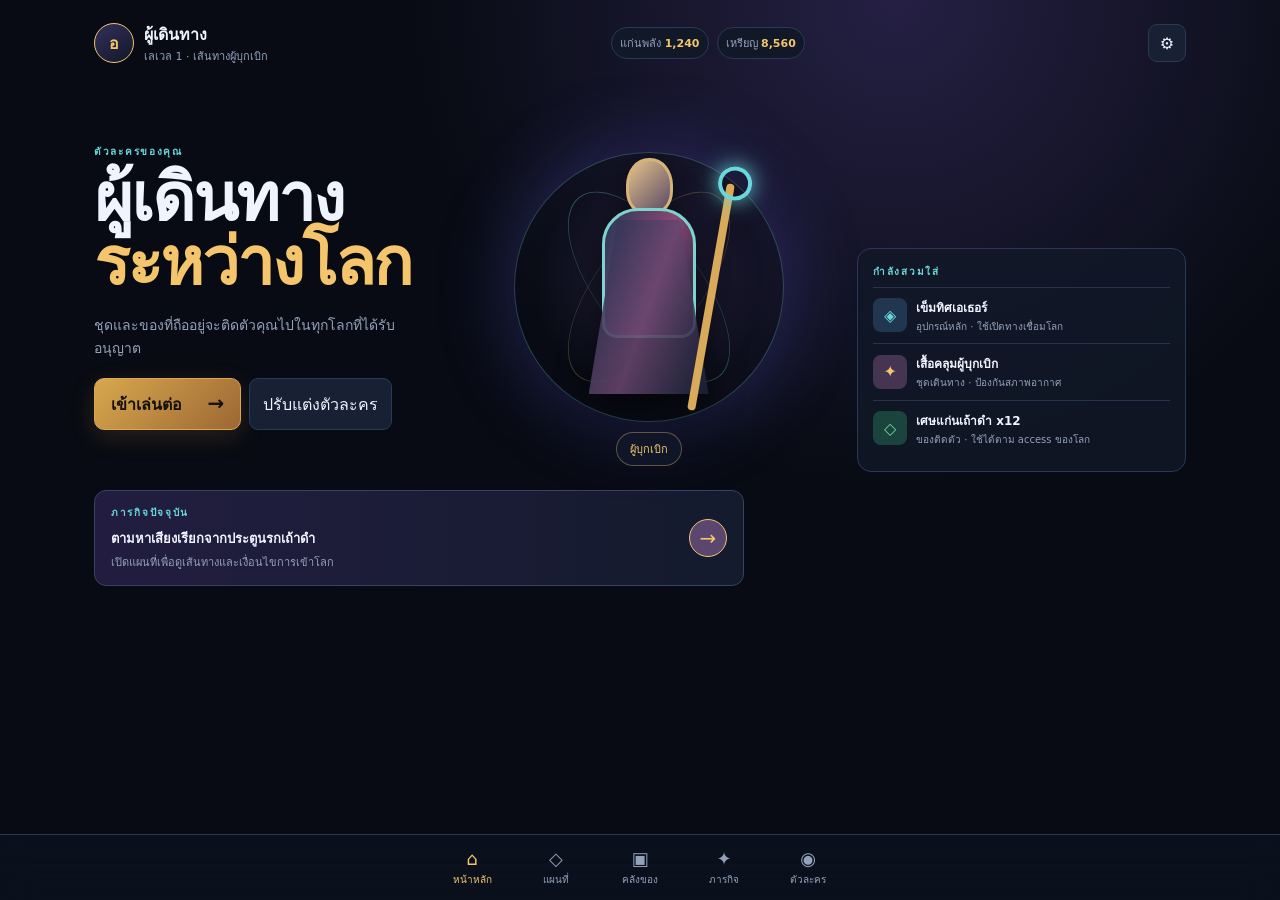
<file: lobby/index.html>
<!doctype html>
<html lang="th">
<head>
  <meta charset="utf-8">
  <meta name="viewport" content="width=device-width, initial-scale=1, viewport-fit=cover">
  <meta name="theme-color" content="#080b13">
  <title>โลกของเรา — ล็อบบี้</title>
  <link rel="stylesheet" href="styles.css">
</head>
<body>
  <main class="lobby-shell">
    <header class="top-layer">
      <div class="player-card"><div class="avatar">อ</div><div><strong>ผู้เดินทาง</strong><span>เลเวล 1 · เส้นทางผู้บุกเบิก</span></div></div>
      <div class="currency"><span>แก่นพลัง <b>1,240</b></span><span>เหรียญ <b>8,560</b></span></div>
      <button class="icon-button" data-panel="settings" aria-label="เปิดการตั้งค่า">⚙</button>
    </header>

    <section class="character-stage" aria-labelledby="character-title">
      <div class="stage-copy"><p class="eyebrow">ตัวละครของคุณ</p><h1 id="character-title">ผู้เดินทาง<br><em>ระหว่างโลก</em></h1><p class="hero-text">ชุดและของที่ถืออยู่จะติดตัวคุณไปในทุกโลกที่ได้รับอนุญาต</p><div class="stage-actions"><button class="primary-action" data-action="enter-world">เข้าเล่นต่อ <span>→</span></button><button class="ghost-action" data-panel="character">ปรับแต่งตัวละคร</button></div></div>
      <div class="character-view" aria-label="ตัวละครผู้เล่น"><div class="character-aura"></div><div class="character-silhouette"><div class="char-head"></div><div class="char-body"></div><div class="char-cape"></div><div class="char-staff"></div></div><span class="character-label">ผู้บุกเบิก</span></div>
      <aside class="equipment-card"><p class="eyebrow">กำลังสวมใส่</p><div class="equipment-row"><span class="equip-icon">◈</span><span><b>เข็มทิศเอเธอร์</b><small>อุปกรณ์หลัก · ใช้เปิดทางเชื่อมโลก</small></span></div><div class="equipment-row"><span class="equip-icon gold">✦</span><span><b>เสื้อคลุมผู้บุกเบิก</b><small>ชุดเดินทาง · ป้องกันสภาพอากาศ</small></span></div><div class="equipment-row"><span class="equip-icon green">◇</span><span><b>เศษแก่นเถ้าดำ x12</b><small>ของติดตัว · ใช้ได้ตาม access ของโลก</small></span></div></aside>
    </section>

    <section class="next-step"><div><p class="eyebrow">ภารกิจปัจจุบัน</p><strong>ตามหาเสียงเรียกจากประตูนรกเถ้าดำ</strong><span>เปิดแผนที่เพื่อดูเส้นทางและเงื่อนไขการเข้าโลก</span></div><button class="round-arrow" data-panel="maps">→</button></section>

    <nav class="bottom-layer" aria-label="เมนูหลัก"><button class="nav-item active" data-panel="home"><span>⌂</span>หน้าหลัก</button><button class="nav-item" data-panel="maps"><span>◇</span>แผนที่</button><button class="nav-item" data-panel="inventory"><span>▣</span>คลังของ</button><button class="nav-item" data-panel="quests"><span>✦</span>ภารกิจ</button><button class="nav-item" data-panel="profile"><span>◉</span>ตัวละคร</button></nav>
  </main>
  <section id="drawer" class="drawer" aria-hidden="true"><div class="drawer-backdrop" data-close-drawer></div><div class="drawer-sheet"><div class="drawer-handle"></div><div class="drawer-head"><div><p class="eyebrow" id="drawer-eyebrow">เมนู</p><h2 id="drawer-title">แผนที่ของเรา</h2></div><button class="close-button" data-close-drawer aria-label="ปิดหน้าต่าง">×</button></div><div id="drawer-content"></div></div></section>
  <div id="toast" role="status" aria-live="polite"></div>
  <script src="app.js"></script>
</body>
</html>
</file>
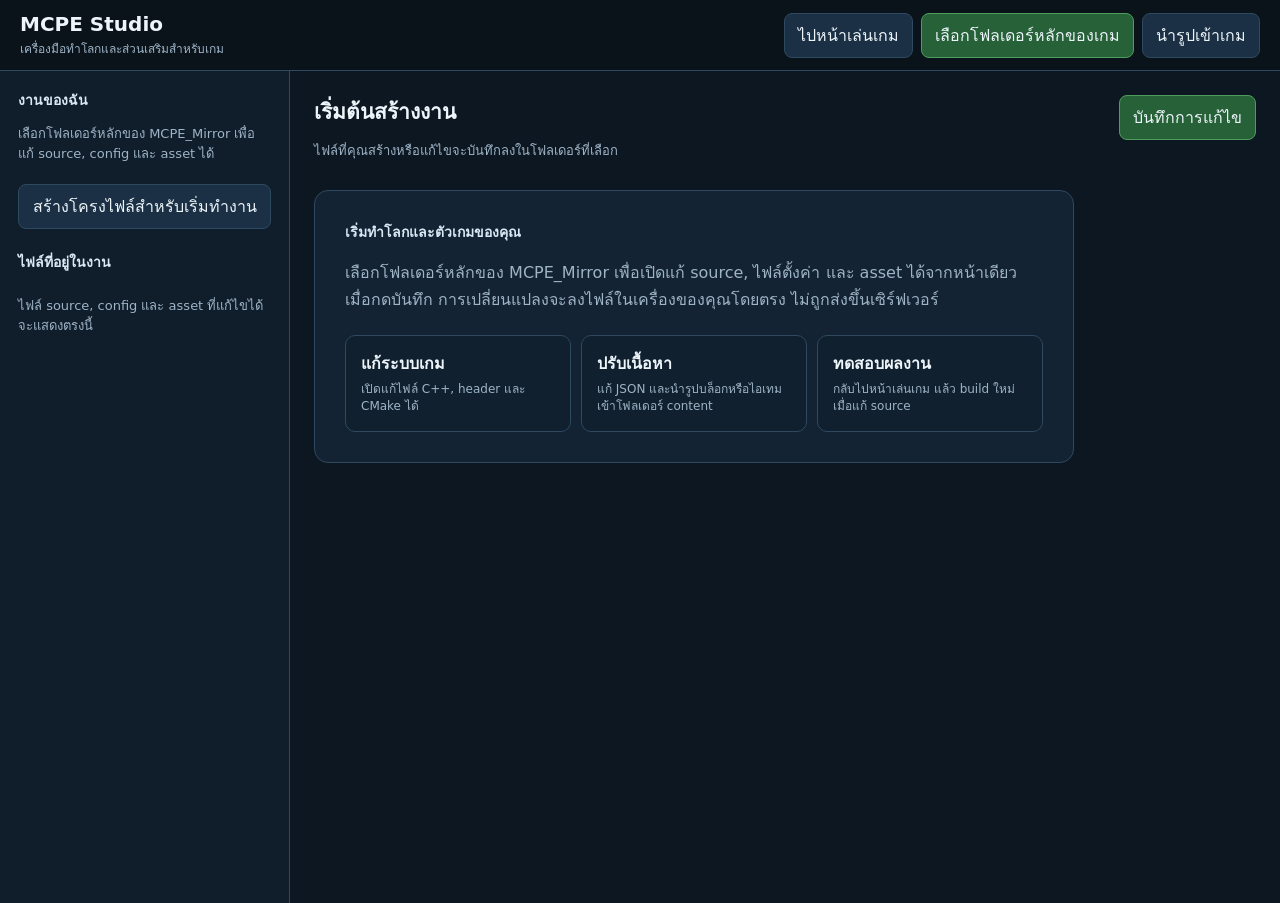
<file: studio/index.html>
<!doctype html>
<html lang="th">
<head>
  <meta charset="utf-8">
  <meta name="viewport" content="width=device-width, initial-scale=1, maximum-scale=1">
  <meta name="theme-color" content="#0d1721">
  <title>MCPE Studio — เครื่องมือทำโลกและส่วนเสริม</title>
  <link rel="stylesheet" href="styles.css">
</head>
<body>
  <header class="topbar">
    <div><strong>MCPE Studio</strong><span class="subtitle">เครื่องมือทำโลกและส่วนเสริมสำหรับเกม</span></div>
    <nav><a href="../">ไปหน้าเล่นเกม</a><button id="choose-folder" class="primary">เลือกโฟลเดอร์หลักของเกม</button><button id="import-image" class="secondary">นำรูปเข้าเกม</button><input id="image-input" type="file" accept="image/png,image/jpeg,image/webp" hidden></nav>
  </header>
  <main class="layout">
    <aside class="sidebar">
      <h2>งานของฉัน</h2>
      <p id="folder-status" class="muted">เลือกโฟลเดอร์หลักของ MCPE_Mirror เพื่อแก้ source, config และ asset ได้</p>
      <button id="new-project" class="secondary">สร้างโครงไฟล์สำหรับเริ่มทำงาน</button>
      <h2>ไฟล์ที่อยู่ในงาน</h2>
      <div id="file-list" class="file-list"><p class="muted">ไฟล์ source, config และ asset ที่แก้ไขได้จะแสดงตรงนี้</p></div>
    </aside>
    <section class="editor-area">
      <div class="editor-head"><div><h1 id="file-title">เริ่มต้นสร้างงาน</h1><p id="file-path" class="muted">ไฟล์ที่คุณสร้างหรือแก้ไขจะบันทึกลงในโฟลเดอร์ที่เลือก</p></div><button id="save-file" class="primary" disabled>บันทึกการแก้ไข</button></div>
      <div id="welcome" class="welcome"><h2>เริ่มทำโลกและตัวเกมของคุณ</h2><p>เลือกโฟลเดอร์หลักของ MCPE_Mirror เพื่อเปิดแก้ source, ไฟล์ตั้งค่า และ asset ได้จากหน้าเดียว เมื่อกดบันทึก การเปลี่ยนแปลงจะลงไฟล์ในเครื่องของคุณโดยตรง ไม่ถูกส่งขึ้นเซิร์ฟเวอร์</p><div class="cards"><div><b>แก้ระบบเกม</b><span>เปิดแก้ไฟล์ C++, header และ CMake ได้</span></div><div><b>ปรับเนื้อหา</b><span>แก้ JSON และนำรูปบล็อกหรือไอเทมเข้าโฟลเดอร์ content</span></div><div><b>ทดสอบผลงาน</b><span>กลับไปหน้าเล่นเกม แล้ว build ใหม่เมื่อแก้ source</span></div></div></div>
      <textarea id="editor" spellcheck="false" hidden></textarea>
      <img id="image-preview" alt="ตัวอย่างรูปภาพ" hidden>
      <div id="status" class="status" role="status"></div>
    </section>
  </main>
  <script src="app.js"></script>
</body>
</html>
</file>
<file: lobby/styles.css>
:root { color-scheme: dark; --bg:#080b13; --panel:#121827; --panel-soft:#182034; --line:#2a3957; --text:#f0f4ff; --muted:#93a1bb; --gold:#f4c56a; --cyan:#69d8dc; --purple:#9f8cff; --green:#70d39a; font-family:system-ui,-apple-system,BlinkMacSystemFont,"Segoe UI",sans-serif; }
* { box-sizing:border-box; } html,body { margin:0; min-height:100%; background:radial-gradient(circle at 70% 0,#252044 0,transparent 38%),var(--bg); color:var(--text); } body { min-height:100vh; padding:env(safe-area-inset-top) env(safe-area-inset-right) calc(78px + env(safe-area-inset-bottom)) env(safe-area-inset-left); } button { font:inherit; color:inherit; cursor:pointer; }
.lobby-shell { max-width:1180px; min-height:calc(100vh - 78px); margin:auto; padding:14px clamp(14px,4vw,44px) 30px; }.top-layer { display:flex; align-items:center; justify-content:space-between; gap:12px; min-height:58px; }.player-card,.currency { display:flex; align-items:center; gap:10px; }.avatar { display:grid; place-items:center; width:40px; height:40px; border:1px solid var(--gold); border-radius:50%; color:var(--gold); background:linear-gradient(145deg,#34305d,#111727); font-weight:800; }.player-card strong,.player-card span { display:block; }.player-card span,.currency { color:var(--muted); font-size:11px; }.currency { gap:8px; flex-wrap:wrap; justify-content:flex-end; }.currency span { padding:6px 8px; border:1px solid var(--line); border-radius:99px; background:#111827; }.currency b { color:var(--gold); }.icon-button,.ghost-action,.close-button { border:1px solid var(--line); border-radius:9px; background:var(--panel-soft); }.icon-button { width:38px; height:38px; }
.character-stage { position:relative; display:grid; grid-template-columns:1fr 1.1fr .95fr; align-items:center; gap:18px; min-height:410px; padding:30px 0 18px; }.stage-copy { z-index:1; }.eyebrow { margin:0 0 8px; color:var(--cyan); letter-spacing:1.7px; font-size:10px; font-weight:800; }.stage-copy h1 { margin:0; font-size:clamp(38px,6vw,66px); line-height:.98; letter-spacing:-2px; }.stage-copy h1 em { color:var(--gold); font-style:normal; }.hero-text { max-width:330px; margin:18px 0; color:var(--muted); line-height:1.65; font-size:14px; }.stage-actions { display:flex; flex-wrap:wrap; gap:8px; }.primary-action { padding:12px 16px; border:1px solid #d7a84e; border-radius:10px; background:linear-gradient(135deg,#d7a84e,#9d6734); color:#15100a; font-weight:800; box-shadow:0 7px 25px #b6783d33; }.primary-action span { margin-left:20px; font-size:20px; }.ghost-action { padding:11px 13px; color:var(--text); }
.character-view { position:relative; display:grid; place-items:center; height:370px; }.character-aura { position:absolute; width:270px; height:270px; border:1px solid #85dfe844; border-radius:50%; background:radial-gradient(circle,#725ba933 0,transparent 62%); box-shadow:0 0 80px #635ce655; }.character-aura:before,.character-aura:after { position:absolute; inset:20px; border:1px solid #f4c56a44; border-radius:50%; content:""; transform:rotate(38deg) scaleX(.45); }.character-aura:after { transform:rotate(-38deg) scaleX(.45); border-color:#69d8dc55; }.character-silhouette { position:relative; z-index:1; width:140px; height:270px; filter:drop-shadow(0 12px 17px #0009); }.char-head { position:absolute; top:6px; left:47px; width:47px; height:57px; border:3px solid #d6b378; border-radius:48% 48% 42% 42%; background:linear-gradient(135deg,#e6c38b,#584865); }.char-body { position:absolute; top:56px; left:23px; width:94px; height:130px; border:3px solid #7cd4cc; border-radius:36px 36px 15px 15px; background:linear-gradient(110deg,#263756,#8c4776 55%,#172239); }.char-cape { position:absolute; top:68px; left:10px; width:120px; height:174px; clip-path:polygon(24% 0,76% 0,100% 100%,0 100%); background:linear-gradient(110deg,#1e2e4c,#68466e,#152135); opacity:.88; }.char-staff { position:absolute; top:30px; right:4px; width:8px; height:230px; border-radius:8px; background:#d8aa59; transform:rotate(10deg); }.char-staff:before { position:absolute; top:-18px; left:-9px; width:26px; height:26px; border:4px solid var(--cyan); border-radius:50%; box-shadow:0 0 22px var(--cyan); content:""; }.character-label { position:absolute; bottom:6px; z-index:2; padding:7px 13px; border:1px solid #d6b37866; border-radius:99px; background:#11182ada; color:var(--gold); font-size:11px; }
.equipment-card { align-self:end; padding:15px; border:1px solid var(--line); border-radius:14px; background:#111827cc; }.equipment-row { display:flex; align-items:center; gap:9px; padding:10px 0; border-top:1px solid #27344c; }.equipment-row b,.equipment-row small { display:block; }.equipment-row b { font-size:12px; }.equipment-row small { margin-top:3px; color:var(--muted); font-size:10px; line-height:1.35; }.equip-icon { display:grid; place-items:center; width:34px; height:34px; border-radius:8px; color:var(--cyan); background:#213650; }.equip-icon.gold { color:var(--gold); background:#453452; }.equip-icon.green { color:var(--green); background:#1b443f; }
.next-step { display:flex; align-items:center; justify-content:space-between; gap:12px; max-width:650px; padding:14px 16px; border:1px solid #384265; border-radius:12px; background:linear-gradient(90deg,#221d40,#141b2d); }.next-step strong,.next-step span { display:block; }.next-step strong { font-size:13px; }.next-step span { margin-top:4px; color:var(--muted); font-size:11px; }.round-arrow { width:38px; height:38px; border:1px solid var(--gold); border-radius:50%; background:#5b4670; color:var(--gold); font-size:20px; }
.bottom-layer { position:fixed; z-index:10; right:0; bottom:0; left:0; display:flex; justify-content:center; gap:clamp(2px,2vw,20px); padding:9px 12px calc(9px + env(safe-area-inset-bottom)); border-top:1px solid var(--line); background:#0b111df2; backdrop-filter:blur(16px); }.nav-item { display:grid; min-width:64px; gap:3px; place-items:center; padding:4px 8px; border:0; background:transparent; color:var(--muted); font-size:10px; }.nav-item span { font-size:18px; }.nav-item.active,.nav-item:hover { color:var(--gold); }
.drawer { position:fixed; z-index:20; inset:0; visibility:hidden; opacity:0; transition:opacity .2s,visibility .2s; }.drawer.open { visibility:visible; opacity:1; }.drawer-backdrop { position:absolute; inset:0; background:#03050acc; }.drawer-sheet { position:absolute; right:0; bottom:0; left:0; max-height:82vh; padding:10px clamp(16px,4vw,44px) calc(24px + env(safe-area-inset-bottom)); overflow:auto; border-top:1px solid var(--line); border-radius:22px 22px 0 0; background:#111827; transform:translateY(100%); transition:transform .25s ease; }.drawer.open .drawer-sheet { transform:translateY(0); }.drawer-handle { width:42px; height:4px; margin:0 auto 16px; border-radius:99px; background:#56627a; }.drawer-head { display:flex; align-items:center; justify-content:space-between; }.drawer-head h2 { margin:0 0 12px; font-size:22px; }.close-button { width:34px; height:34px; font-size:22px; }.drawer-grid { display:grid; grid-template-columns:repeat(auto-fit,minmax(180px,1fr)); gap:10px; }.drawer-card { padding:13px; border:1px solid var(--line); border-radius:11px; background:#182237; }.drawer-card.locked { opacity:.52; }.drawer-card h3 { margin:8px 0 4px; font-size:14px; }.drawer-card p,.drawer-card span { margin:0; color:var(--muted); font-size:11px; line-height:1.4; }.drawer-card .status { display:inline-block; margin-top:9px; color:var(--green); }.drawer-card.locked .status { color:var(--muted); }.drawer-items { display:flex; gap:10px; overflow:auto; }.drawer-items .item-card { min-width:210px; }.story-copy { padding:14px; border:1px solid #384265; border-radius:11px; background:#211d3e; line-height:1.6; color:var(--muted); font-size:13px; }
#toast { position:fixed; z-index:30; right:50%; bottom:90px; transform:translateX(50%); max-width:90vw; padding:11px 15px; border:1px solid var(--gold); border-radius:10px; background:#171525ee; color:var(--text); opacity:0; pointer-events:none; transition:opacity .2s; font-size:12px; }.toast-show { opacity:1!important; }
@media(max-width:800px) { .currency { display:none; }.character-stage { grid-template-columns:1fr 1fr; min-height:360px; }.equipment-card { grid-column:1/-1; }.character-view { height:320px; }.world-list { grid-template-columns:1fr; } }
@media(max-width:520px) { .lobby-shell { padding-inline:14px; }.character-stage { display:flex; min-height:0; flex-direction:column-reverse; align-items:stretch; padding-top:22px; }.character-view { height:290px; }.stage-copy { text-align:center; }.hero-text { margin-inline:auto; }.stage-actions { justify-content:center; }.equipment-card { width:100%; }.next-step { margin-top:18px; }.bottom-layer { gap:0; justify-content:space-around; }.nav-item { min-width:52px; padding-inline:4px; } }
</file>
<file: studio/styles.css>
:root { color-scheme: dark; font-family: system-ui, -apple-system, BlinkMacSystemFont, "Segoe UI", sans-serif; --bg: #0d1721; --panel: #142333; --panel-2: #1b3044; --line: #2e4960; --text: #edf5fb; --muted: #9eb4c7; --accent: #63c174; --danger: #ff8f8f; }
* { box-sizing: border-box; }
html, body { margin: 0; min-height: 100%; background: var(--bg); color: var(--text); }
body { min-height: 100vh; }
button, textarea { font: inherit; }
button { cursor: pointer; }
.topbar { min-height: 68px; display: flex; align-items: center; justify-content: space-between; gap: 18px; padding: 12px 20px; border-bottom: 1px solid var(--line); background: #0a121a; }
.topbar strong { display: block; font-size: 20px; }
.subtitle { display: block; margin-top: 3px; color: var(--muted); font-size: 12px; }
nav { display: flex; align-items: center; gap: 8px; flex-wrap: wrap; }
a, button { border: 1px solid var(--line); border-radius: 8px; padding: 9px 13px; color: var(--text); background: var(--panel-2); text-decoration: none; }
button:hover, a:hover { border-color: var(--accent); }
.primary { border-color: #4f9d5c; background: #276138; }
.secondary { width: 100%; margin: 8px 0 22px; }
nav .secondary { width: auto; margin: 0; }
#image-preview[hidden] { display: none; }
.layout { display: grid; grid-template-columns: 290px minmax(0, 1fr); min-height: calc(100vh - 68px); }
.sidebar { padding: 18px; border-right: 1px solid var(--line); background: #101d2a; }
h1, h2 { margin: 0 0 10px; }
h1 { font-size: 21px; }
h2 { font-size: 14px; color: #d8e8f4; }
.muted { color: var(--muted); font-size: 13px; line-height: 1.5; }
.file-list { display: grid; gap: 5px; }
.file-item { width: 100%; overflow: hidden; text-align: left; text-overflow: ellipsis; white-space: nowrap; background: transparent; }
.file-item.active { border-color: var(--accent); background: #203d35; }
.editor-area { display: flex; min-width: 0; flex-direction: column; padding: 24px; }
.editor-head { display: flex; align-items: flex-start; justify-content: space-between; gap: 15px; margin-bottom: 16px; }
.welcome { max-width: 760px; padding: 30px; border: 1px solid var(--line); border-radius: 14px; background: var(--panel); }
.welcome p { color: var(--muted); line-height: 1.7; }
.cards { display: grid; grid-template-columns: repeat(3, 1fr); gap: 10px; margin-top: 22px; }
.cards div { display: grid; gap: 5px; padding: 15px; border: 1px solid var(--line); border-radius: 10px; background: #10202e; }
.cards span { color: var(--muted); font-size: 12px; line-height: 1.45; }
#editor { flex: 1; min-height: 520px; width: 100%; resize: vertical; padding: 18px; border: 1px solid var(--line); border-radius: 12px; outline: none; background: #081019; color: #dff5e4; font: 14px/1.6 ui-monospace, SFMono-Regular, Consolas, monospace; }
#editor:focus { border-color: var(--accent); box-shadow: 0 0 0 2px rgba(99,193,116,.15); }
#image-preview { display: block; max-width: min(100%, 720px); max-height: 62vh; margin: 6px auto; image-rendering: pixelated; border: 1px solid var(--line); border-radius: 12px; background: #111; }
.status { min-height: 24px; padding-top: 10px; color: var(--muted); font-size: 13px; }
.status.success { color: var(--accent); }
.status.error { color: var(--danger); }
@media (max-width: 720px) { .topbar { align-items: flex-start; flex-direction: column; } nav { width: 100%; } nav button, nav a { flex: 1; min-width: 0; text-align: center; } .layout { display: block; } .sidebar { border-right: 0; border-bottom: 1px solid var(--line); } .editor-area { padding: 16px; } .cards { grid-template-columns: 1fr; } .editor-head { flex-direction: column; } #save-file { width: 100%; } }
</file>
